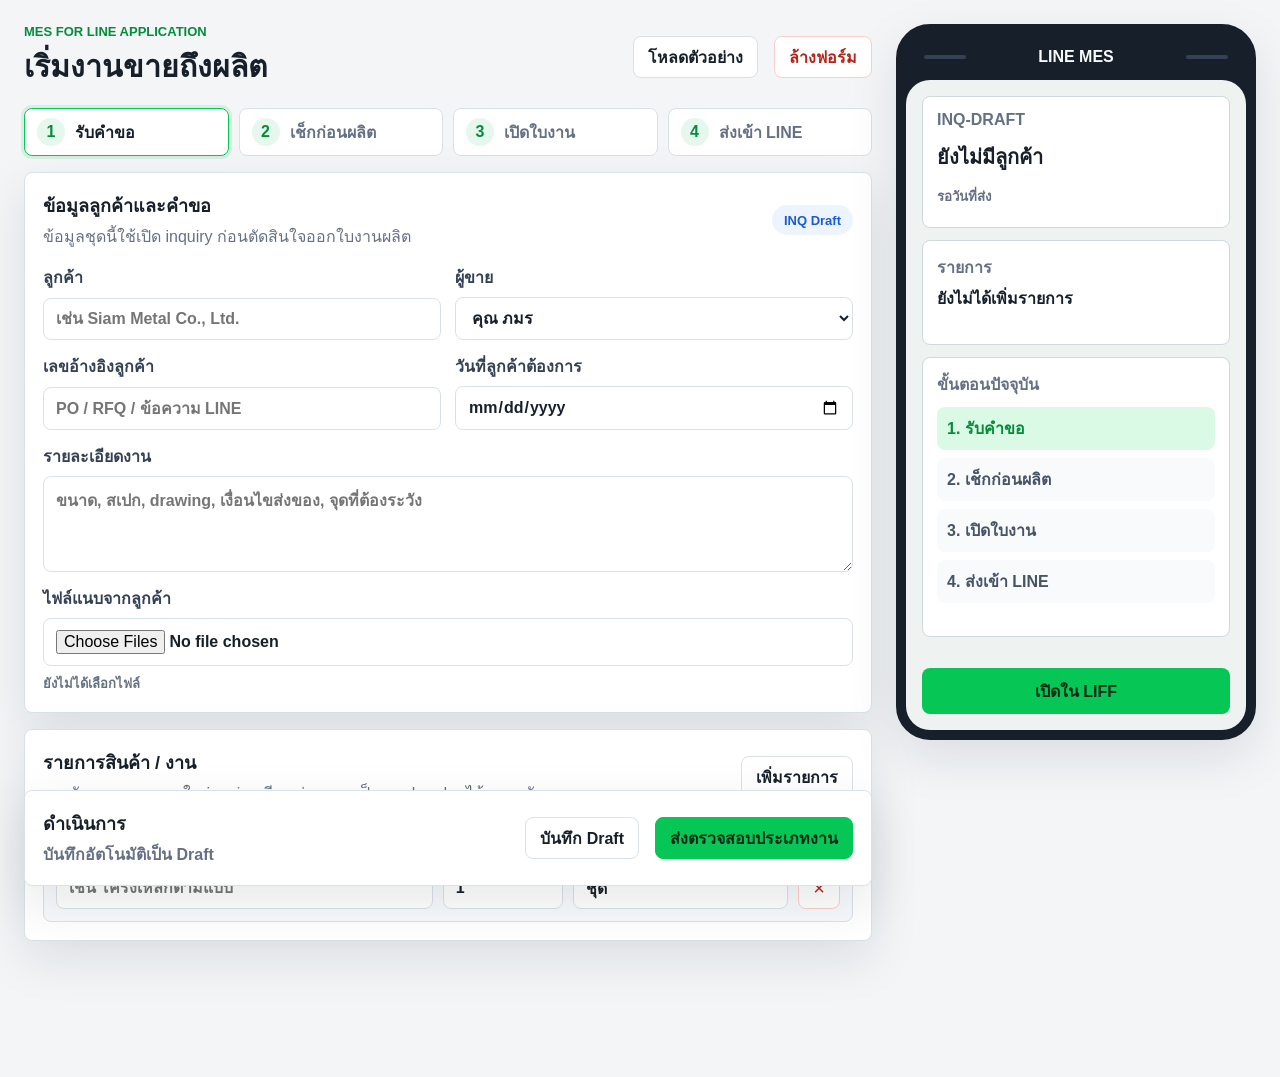
<file: line-mes-starter.html>
<!doctype html>
<html lang="th">
  <head>
    <meta charset="utf-8" />
    <meta name="viewport" content="width=device-width, initial-scale=1" />
    <title>LINE MES Starter</title>
    <link rel="stylesheet" href="line-mes-starter.css" />
  </head>
  <body>
    <main class="app">
      <section class="workspace">
        <header class="app-header">
          <div>
            <p class="eyebrow">MES for LINE Application</p>
            <h1>เริ่มงานขายถึงผลิต</h1>
          </div>
          <div class="header-actions">
            <button class="ghost-button" id="loadSampleBtn" type="button">โหลดตัวอย่าง</button>
            <button class="ghost-button danger" id="resetBtn" type="button">ล้างฟอร์ม</button>
          </div>
        </header>

        <nav class="step-nav" aria-label="ขั้นตอนงาน">
          <button class="step-pill active" data-step="request" type="button">
            <span>1</span>
            รับคำขอ
          </button>
          <button class="step-pill" data-step="review" type="button">
            <span>2</span>
            เช็กก่อนผลิต
          </button>
          <button class="step-pill" data-step="workorder" type="button">
            <span>3</span>
            เปิดใบงาน
          </button>
          <button class="step-pill" data-step="line" type="button">
            <span>4</span>
            ส่งเข้า LINE
          </button>
        </nav>

        <section class="step-view active" id="request">
          <form class="form-grid" id="starterForm">
            <section class="panel span-2">
              <div class="panel-header">
                <div>
                  <h2>ข้อมูลลูกค้าและคำขอ</h2>
                  <p>ข้อมูลชุดนี้ใช้เปิด inquiry ก่อนตัดสินใจออกใบงานผลิต</p>
                </div>
                <span class="status-chip blue">INQ Draft</span>
              </div>

              <div class="field-grid">
                <label>
                  ลูกค้า
                  <input name="customer" required placeholder="เช่น Siam Metal Co., Ltd." />
                </label>
                <label>
                  ผู้ขาย
                  <select name="salesOwner">
                    <option>คุณ ภมร</option>
                    <option>คุณ มณเทียร</option>
                    <option>คุณ ลักนา</option>
                    <option>คุณ วนิดา</option>
                  </select>
                </label>
                <label>
                  เลขอ้างอิงลูกค้า
                  <input name="customerRef" placeholder="PO / RFQ / ข้อความ LINE" />
                </label>
                <label>
                  วันที่ลูกค้าต้องการ
                  <input name="dueDate" type="date" />
                </label>
                <label class="span-2">
                  รายละเอียดงาน
                  <textarea name="requestNote" rows="4" placeholder="ขนาด, สเปก, drawing, เงื่อนไขส่งของ, จุดที่ต้องระวัง"></textarea>
                </label>
                <label class="span-2">
                  ไฟล์แนบจากลูกค้า
                  <input id="fileInput" name="files" type="file" multiple accept=".pdf,.xls,.xlsx,.doc,.docx,.jpg,.jpeg,.png" />
                  <span class="helper" id="fileHint">ยังไม่ได้เลือกไฟล์</span>
                </label>
              </div>
            </section>

            <section class="panel span-2">
              <div class="panel-header">
                <div>
                  <h2>รายการสินค้า / งาน</h2>
                  <p>รองรับหลายรายการใน inquiry เดียว ก่อนแยกเป็น work order ได้ภายหลัง</p>
                </div>
                <button class="ghost-button" id="addItemBtn" type="button">เพิ่มรายการ</button>
              </div>
              <div class="items-list" id="itemsList"></div>
            </section>

            <section class="panel span-2 action-panel">
              <div>
                <h2>ดำเนินการ</h2>
                <p id="draftStatus">ยังไม่ได้บันทึกด้วยปุ่ม</p>
              </div>
              <div class="request-actions">
                <button class="ghost-button" id="saveDraftBtn" type="button">บันทึก Draft</button>
                <button class="primary-button" id="sendReviewBtn" type="button">ส่งตรวจสอบประเภทงาน</button>
              </div>
            </section>
          </form>
        </section>

        <section class="step-view" id="review">
          <div class="form-grid">
            <section class="panel span-2">
              <div class="panel-header">
                <div>
                  <h2>ตรวจสอบประเภทงาน</h2>
                  <p>แยกทางเดินก่อนเปิดใบงาน: ส่งให้คลังเช็คสินค้า หรือส่งให้ช่างถอดแบบ</p>
                </div>
                <span class="status-chip amber" id="decisionChip">รอเลือกประเภท</span>
              </div>
              <div class="field-grid">
                <label>
                  ประเภทงาน
                  <select name="jobType" form="starterForm" id="jobTypeSelect">
                    <option value="repeat">งานเดิม</option>
                    <option value="standard">งานมาตรฐาน</option>
                    <option value="new">งานใหม่</option>
                  </select>
                </label>
                <label id="stockStatusField">
                  ผลเช็คสต๊อกจากคลัง
                  <select name="stockStatus" form="starterForm">
                    <option value="pending">รอคลังตอบกลับ</option>
                    <option value="in_stock">มีในสต๊อก</option>
                    <option value="out_stock">ไม่มีในสต๊อก</option>
                  </select>
                </label>
                <label id="warehouseCheckField">
                  ส่งเช็คสต๊อกให้
                  <input name="warehouseCheckOwner" form="starterForm" value="ฝ่ายคลัง" />
                </label>
                <label class="span-2" id="warehouseReplyField">
                  คลังตอบกลับฝ่ายขาย
                  <textarea name="warehouseReply" form="starterForm" rows="3" placeholder="เช่น มีสินค้า 20 ชุด ส่งได้ทันที / ไม่มีของ ต้องรอจัดซื้อ / มีบางส่วน"></textarea>
                </label>
                <label id="engineeringOwnerField">
                  ส่งประเมินให้
                  <select name="engineeringOwner" form="starterForm">
                    <option>Engineering / ผลิต</option>
                    <option>คุณ แป๊ะ</option>
                    <option>คุณ แพ็ด</option>
                    <option>คุณ วิชิต</option>
                  </select>
                </label>
                <label class="span-2" id="engineeringReplyField">
                  แจ้งกลับฝ่ายขาย
                  <textarea name="engineeringReply" form="starterForm" rows="4" placeholder="ผลถอดแบบ, BOM/Process เบื้องต้น, เวลาผลิต, ต้นทุน, ความเสี่ยง"></textarea>
                </label>
              </div>
            </section>

            <section class="panel">
              <h2>ทางเดินของงาน</h2>
              <div class="decision-flow" id="decisionFlow"></div>
            </section>

            <section class="panel">
              <h2>ผลประเมิน</h2>
              <div class="field-grid single">
                <label>
                  Lead time ประเมิน
                  <input name="leadTime" form="starterForm" placeholder="เช่น 7 วันทำการ" />
                </label>
                <label>
                  ระดับความเสี่ยง
                  <select name="riskLevel" form="starterForm">
                    <option>ปกติ</option>
                    <option>ต้องเฝ้าระวัง</option>
                    <option>เสี่ยงส่งช้า</option>
                  </select>
                </label>
                <label>
                  หมายเหตุผลิต
                  <textarea name="productionNote" form="starterForm" rows="4" placeholder="เช่น วัสดุต้องสั่ง, ต้องทดลอง jig, ต้องรอ drawing revision"></textarea>
                </label>
              </div>
            </section>
          </div>
        </section>

        <section class="step-view" id="workorder">
          <div class="form-grid">
            <section class="panel span-2">
              <div class="panel-header">
                <div>
                  <h2>สร้างใบงานผลิต</h2>
                  <p>เมื่อข้อมูลพร้อม ระบบจะเปลี่ยนจาก inquiry เป็น SO / WO</p>
                </div>
                <span class="status-chip green" id="readinessChip">พร้อมตรวจ</span>
              </div>
              <div class="field-grid">
                <label>
                  เลขใบเสนอราคา
                  <input name="quoteNo" form="starterForm" placeholder="QT20260604001" />
                </label>
                <label>
                  เลข Sales Order
                  <input name="soNo" form="starterForm" placeholder="SO20260604001" />
                </label>
                <label>
                  เลข Work Order
                  <input name="woNo" form="starterForm" placeholder="WO20260604001" />
                </label>
                <label>
                  ไลน์ผลิต
                  <select name="lineName" form="starterForm">
                    <option>Line A - Cutting</option>
                    <option>Line B - Assembly</option>
                    <option>Line C - Packing</option>
                    <option>Subcontract</option>
                  </select>
                </label>
                <label>
                  ผู้คุมงาน
                  <select name="lineOwner" form="starterForm">
                    <option>คุณ แป๊ะ</option>
                    <option>คุณ วิชิต</option>
                    <option>คุณ สมชาย</option>
                  </select>
                </label>
                <label>
                  แผนส่งของ
                  <select name="deliveryMode" form="starterForm">
                    <option>บริษัทจัดส่ง</option>
                    <option>ลูกค้ารับเอง</option>
                    <option>รอยืนยันหลังผลิตเสร็จ</option>
                  </select>
                </label>
              </div>
            </section>

            <section class="panel span-2">
              <h2>สถานะที่จะเกิดใน MES</h2>
              <div class="flow-strip">
                <span>รับคำขอ</span>
                <span>ประเมิน</span>
                <span>เปิด SO</span>
                <span>เปิด WO</span>
                <span>ผลิต</span>
                <span>QC</span>
                <span>ส่งของ</span>
              </div>
            </section>
          </div>
        </section>

        <section class="step-view" id="line">
          <div class="form-grid">
            <section class="panel">
              <div class="panel-header">
                <div>
                  <h2>กลุ่ม LINE ที่จะแจ้ง</h2>
                  <p>จำลองข้อความ push message หรือ LIFF summary</p>
                </div>
              </div>
              <div class="line-targets">
                <label><input name="lineSales" type="checkbox" checked /> ฝ่ายขาย</label>
                <label><input name="lineProduction" type="checkbox" checked /> ผลิต / หัวหน้ากะ</label>
                <label><input name="lineWarehouse" type="checkbox" checked /> คลังวัตถุดิบ</label>
                <label><input name="lineQc" type="checkbox" checked /> QC</label>
                <label><input name="lineDelivery" type="checkbox" /> ขนส่ง</label>
              </div>
            </section>

            <section class="panel">
              <h2>คำสั่งหน้างาน</h2>
              <div class="quick-actions">
                <button type="button" data-command="เริ่มผลิต">เริ่มผลิต</button>
                <button type="button" data-command="รายงานยอด">รายงานยอด</button>
                <button type="button" data-command="แจ้งปัญหา">แจ้งปัญหา</button>
                <button type="button" data-command="ส่ง QC">ส่ง QC</button>
              </div>
            </section>

            <section class="panel span-2">
              <div class="panel-header">
                <div>
                  <h2>ตัวอย่างข้อความใน LINE</h2>
                  <p>ข้อความนี้ถูกสร้างจากข้อมูลฟอร์มปัจจุบัน</p>
                </div>
                <button class="primary-button" id="copyLineBtn" type="button">คัดลอกข้อความ</button>
              </div>
              <pre class="line-preview" id="lineMessage"></pre>
            </section>
          </div>
        </section>
      </section>

      <aside class="phone-preview" aria-label="ตัวอย่างหน้าจอ LINE">
        <div class="phone-shell">
          <div class="phone-top">
            <span></span>
            <strong>LINE MES</strong>
            <span></span>
          </div>
          <div class="phone-body">
            <div class="mini-status">
              <span id="miniDocNo">INQ-DRAFT</span>
              <strong id="miniCustomer">ยังไม่มีลูกค้า</strong>
              <small id="miniDue">รอวันที่ส่ง</small>
            </div>
            <div class="mini-card">
              <p>รายการ</p>
              <strong id="miniItems">ยังไม่ได้เพิ่มรายการ</strong>
            </div>
            <div class="mini-card">
              <p>ขั้นตอนปัจจุบัน</p>
              <div class="mini-flow" id="miniFlow"></div>
            </div>
            <button class="line-button" type="button">เปิดใน LIFF</button>
          </div>
        </div>
      </aside>
    </main>

    <div class="toast" id="toast" role="status" aria-live="polite"></div>
    <script src="line-mes-starter.js"></script>
  </body>
</html>
</file>
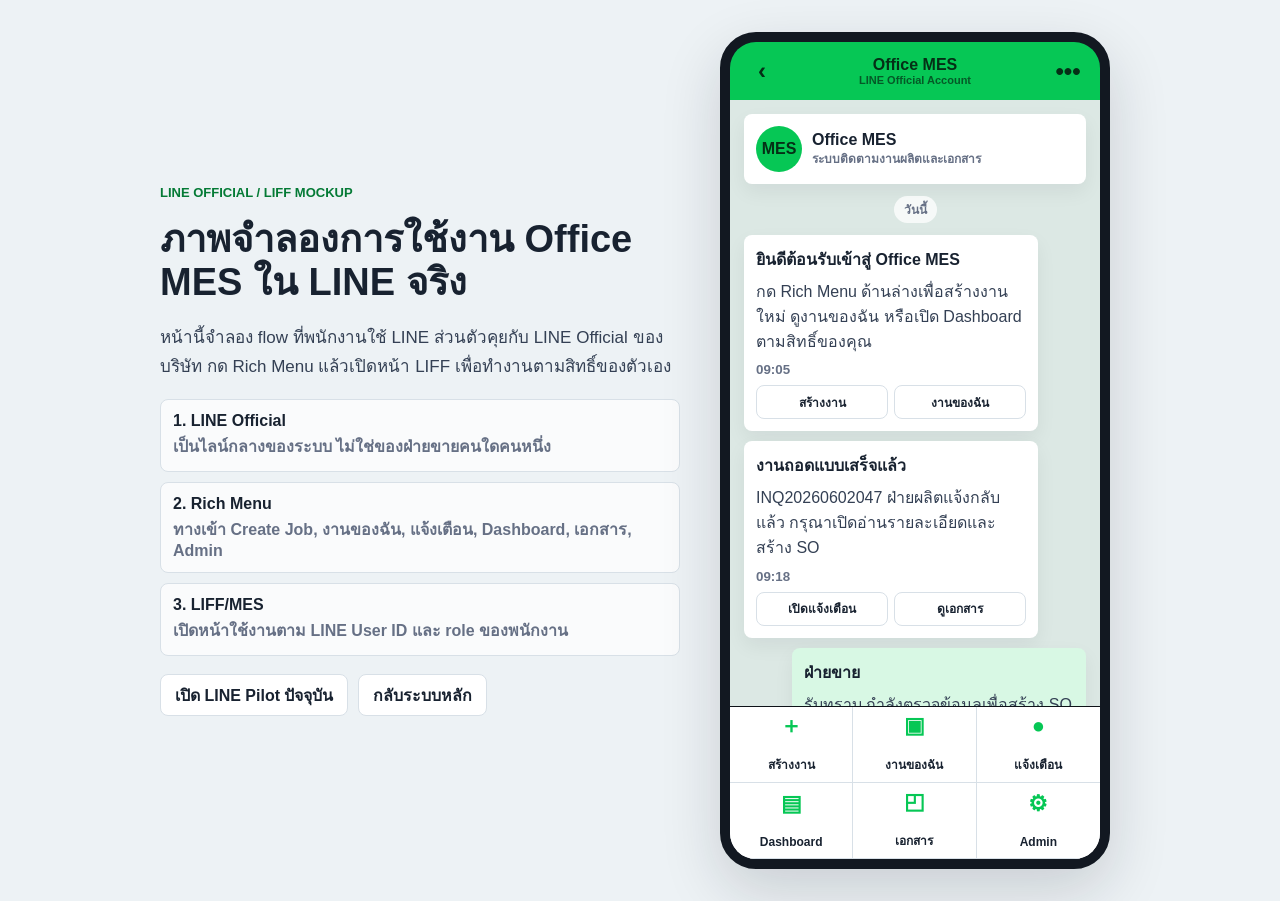
<file: line-official-preview.html>
<!doctype html>
<html lang="th">
  <head>
    <meta charset="utf-8" />
    <meta name="viewport" content="width=device-width, initial-scale=1" />
    <title>Office MES LINE Official Preview</title>
    <link rel="stylesheet" href="line-official-preview.css" />
  </head>
  <body>
    <main class="preview-layout">
      <section class="brief-panel">
        <p class="eyebrow">LINE Official / LIFF Mockup</p>
        <h1>ภาพจำลองการใช้งาน Office MES ใน LINE จริง</h1>
        <p class="lead">
          หน้านี้จำลอง flow ที่พนักงานใช้ LINE ส่วนตัวคุยกับ LINE Official ของบริษัท กด Rich Menu แล้วเปิดหน้า LIFF เพื่อทำงานตามสิทธิ์ของตัวเอง
        </p>
        <div class="legend-grid">
          <div><strong>1. LINE Official</strong><span>เป็นไลน์กลางของระบบ ไม่ใช่ของฝ่ายขายคนใดคนหนึ่ง</span></div>
          <div><strong>2. Rich Menu</strong><span>ทางเข้า Create Job, งานของฉัน, แจ้งเตือน, Dashboard, เอกสาร, Admin</span></div>
          <div><strong>3. LIFF/MES</strong><span>เปิดหน้าใช้งานตาม LINE User ID และ role ของพนักงาน</span></div>
        </div>
        <div class="preview-actions">
          <a class="ghost-button" href="/line.html?lineUserId=kiak.">เปิด LINE Pilot ปัจจุบัน</a>
          <a class="ghost-button" href="/">กลับระบบหลัก</a>
        </div>
      </section>

      <section class="phone-frame" aria-label="ภาพจำลอง LINE Official บนมือถือ">
        <header class="line-titlebar">
          <button type="button" aria-label="ย้อนกลับ">‹</button>
          <div>
            <strong>Office MES</strong>
            <span>LINE Official Account</span>
          </div>
          <button type="button" aria-label="เมนู">•••</button>
        </header>

        <section class="phone-screen">
          <article class="chat-screen" id="chatScreen" aria-label="หน้าห้องแชท LINE Official">
            <div class="account-strip">
              <div class="oa-avatar">MES</div>
              <div>
                <strong>Office MES</strong>
                <span>ระบบติดตามงานผลิตและเอกสาร</span>
              </div>
            </div>
            <div class="chat-date">วันนี้</div>
            <div id="chatMessages" class="chat-stack"></div>
          </article>

          <article class="liff-screen" id="liffScreen" aria-label="หน้า LIFF ของระบบ MES">
            <header class="liff-header">
              <div>
                <span id="liffKicker">LIFF / Sales</span>
                <strong id="liffTitle">สร้างงานใหม่</strong>
              </div>
              <button id="closeLiffBtn" type="button">ปิด</button>
            </header>
            <section class="liff-panel" id="liffPanel"></section>
          </article>
        </section>

        <nav class="rich-menu-grid" aria-label="Rich Menu จำลอง">
          <button data-view="create" type="button"><span>＋</span><strong>สร้างงาน</strong></button>
          <button data-view="my" type="button"><span>▣</span><strong>งานของฉัน</strong></button>
          <button data-view="notify" type="button"><span>●</span><strong>แจ้งเตือน</strong></button>
          <button data-view="dashboard" type="button"><span>▤</span><strong>Dashboard</strong></button>
          <button data-view="docs" type="button"><span>◰</span><strong>เอกสาร</strong></button>
          <button data-view="admin" type="button"><span>⚙</span><strong>Admin</strong></button>
        </nav>
      </section>
    </main>

    <div class="toast" id="toast" role="status" aria-live="polite"></div>
    <script src="line-official-preview.js"></script>
  </body>
</html>
</file>
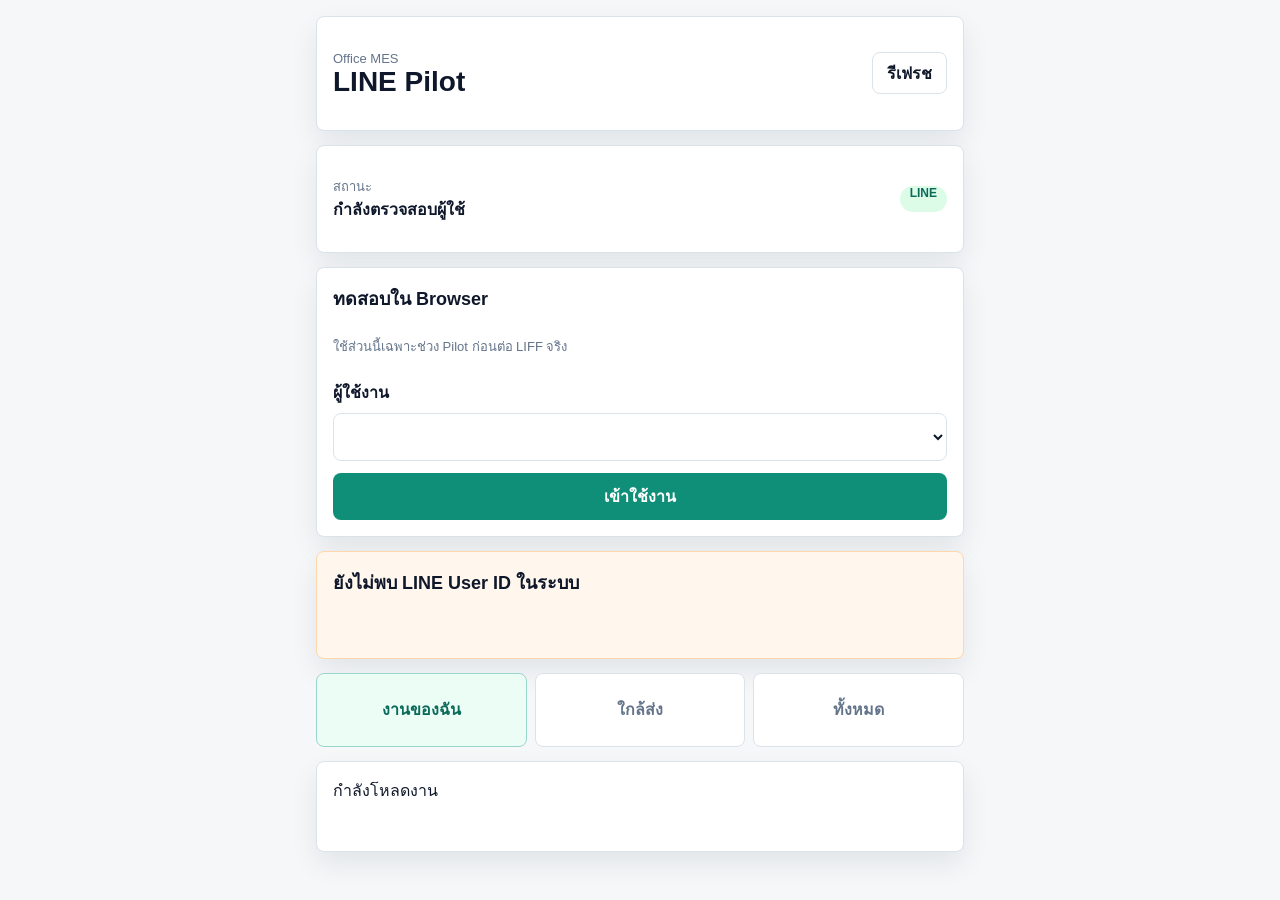
<file: line.html>
<!doctype html>
<html lang="th">
  <head>
    <meta charset="utf-8" />
    <meta name="viewport" content="width=device-width, initial-scale=1" />
    <title>Office MES LINE Pilot</title>
    <link rel="stylesheet" href="line.css" />
    <script src="https://static.line-scdn.net/liff/edge/2/sdk.js" defer></script>
    <script src="line.js" defer></script>
  </head>
  <body>
    <main class="line-shell">
      <header class="line-header">
        <div>
          <span class="eyebrow">Office MES</span>
          <h1>LINE Pilot</h1>
        </div>
        <button class="ghost-button" id="refreshBtn" type="button">รีเฟรช</button>
      </header>

      <section class="status-card" id="sessionCard">
        <div>
          <span class="muted">สถานะ</span>
          <strong id="sessionName">กำลังตรวจสอบผู้ใช้</strong>
        </div>
        <span class="pill" id="sessionSource">LINE</span>
      </section>

      <section class="panel" id="loginPanel" hidden>
        <h2>ทดสอบใน Browser</h2>
        <p class="muted">ใช้ส่วนนี้เฉพาะช่วง Pilot ก่อนต่อ LIFF จริง</p>
        <form class="stack-form" id="browserLoginForm">
          <label>
            ผู้ใช้งาน
            <select id="browserUserSelect" name="userId"></select>
          </label>
          <button class="primary-button" type="submit">เข้าใช้งาน</button>
        </form>
      </section>

      <section class="panel warning" id="lineLinkPanel" hidden>
        <h2>ยังไม่พบ LINE User ID ในระบบ</h2>
        <p id="lineLinkText"></p>
      </section>

      <nav class="tabs" aria-label="งาน">
        <button class="tab active" data-filter="mine" type="button">งานของฉัน</button>
        <button class="tab" data-filter="urgent" type="button">ใกล้ส่ง</button>
        <button class="tab" data-filter="all" type="button">ทั้งหมด</button>
      </nav>

      <section class="task-list" id="taskList">
        <article class="task-card skeleton">กำลังโหลดงาน</article>
      </section>

      <div class="toast" id="toast" role="status" aria-live="polite"></div>
    </main>
  </body>
</html>
</file>
<file: line-mes-starter.css>
:root {
  --bg: #f3f5f7;
  --surface: #ffffff;
  --surface-soft: #f8fafc;
  --ink: #17202a;
  --muted: #667085;
  --line: #d9e1e8;
  --green: #06c755;
  --green-dark: #058c3b;
  --blue: #175cd3;
  --amber: #b7791f;
  --red: #b42318;
  --violet: #6941c6;
  --shadow: 0 18px 50px rgba(23, 32, 42, 0.1);
}

* {
  box-sizing: border-box;
}

body {
  margin: 0;
  min-height: 100vh;
  background: var(--bg);
  color: var(--ink);
  font-family: "Segoe UI", Tahoma, sans-serif;
  letter-spacing: 0;
}

button,
input,
select,
textarea {
  font: inherit;
}

button {
  cursor: pointer;
}

.app {
  display: grid;
  grid-template-columns: minmax(0, 1fr) 360px;
  gap: 24px;
  width: min(1440px, 100%);
  min-height: 100vh;
  margin: 0 auto;
  padding: 24px;
}

.workspace {
  min-width: 0;
}

.app-header,
.panel-header,
.header-actions,
.action-panel,
.request-actions {
  display: flex;
  align-items: center;
  justify-content: space-between;
  gap: 16px;
}

.app-header {
  margin-bottom: 18px;
}

.eyebrow {
  margin: 0 0 4px;
  color: var(--green-dark);
  font-size: 13px;
  font-weight: 800;
  text-transform: uppercase;
}

h1,
h2,
p {
  margin-top: 0;
}

h1 {
  margin-bottom: 0;
  font-size: 30px;
}

h2 {
  margin-bottom: 0;
  font-size: 18px;
}

.panel-header p,
.panel > p {
  margin: 4px 0 0;
  color: var(--muted);
}

.step-nav {
  display: grid;
  grid-template-columns: repeat(4, minmax(140px, 1fr));
  gap: 10px;
  margin-bottom: 16px;
}

.step-pill {
  display: flex;
  align-items: center;
  gap: 10px;
  min-height: 48px;
  border: 1px solid var(--line);
  border-radius: 8px;
  padding: 0 12px;
  background: var(--surface);
  color: var(--muted);
  font-weight: 800;
}

.step-pill span {
  display: grid;
  place-items: center;
  width: 28px;
  height: 28px;
  border-radius: 999px;
  background: #e6f8ee;
  color: var(--green-dark);
}

.step-pill.active {
  border-color: var(--green);
  color: var(--ink);
  box-shadow: 0 0 0 3px rgba(6, 199, 85, 0.12);
}

.step-view {
  display: none;
}

.step-view.active {
  display: block;
}

.form-grid {
  display: grid;
  grid-template-columns: repeat(2, minmax(0, 1fr));
  gap: 16px;
}

.panel {
  border: 1px solid var(--line);
  border-radius: 8px;
  padding: 18px;
  background: var(--surface);
  box-shadow: var(--shadow);
}

.span-2 {
  grid-column: 1 / -1;
}

.action-panel {
  position: sticky;
  bottom: 14px;
  z-index: 4;
}

.action-panel p {
  margin: 4px 0 0;
}

.request-actions {
  flex-wrap: wrap;
  justify-content: flex-end;
}

.draft-status {
  color: var(--muted);
  font-weight: 800;
}

.draft-status.good {
  color: var(--green-dark);
}

.draft-status.danger {
  color: var(--red);
}

.field-grid {
  display: grid;
  grid-template-columns: repeat(2, minmax(0, 1fr));
  gap: 14px;
  margin-top: 16px;
}

.field-grid.single {
  grid-template-columns: 1fr;
}

label {
  display: grid;
  gap: 7px;
  color: #344054;
  font-weight: 800;
}

input,
select,
textarea {
  width: 100%;
  border: 1px solid var(--line);
  border-radius: 8px;
  padding: 11px 12px;
  background: #fff;
  color: var(--ink);
}

textarea {
  resize: vertical;
}

.helper {
  color: var(--muted);
  font-size: 13px;
  font-weight: 600;
}

.items-list {
  display: grid;
  gap: 10px;
  margin-top: 16px;
}

.item-row {
  display: grid;
  grid-template-columns: minmax(0, 1.4fr) 120px minmax(120px, 0.8fr) 42px;
  gap: 10px;
  align-items: end;
  border: 1px solid var(--line);
  border-radius: 8px;
  padding: 12px;
  background: var(--surface-soft);
}

.remove-item {
  width: 42px;
  min-height: 42px;
  border: 1px solid #fecdca;
  border-radius: 8px;
  background: #fff;
  color: var(--red);
  font-size: 20px;
}

.primary-button,
.ghost-button,
.quick-actions button {
  min-height: 42px;
  border: 1px solid var(--line);
  border-radius: 8px;
  padding: 0 14px;
  background: #fff;
  color: var(--ink);
  font-weight: 800;
}

.primary-button {
  border-color: var(--green);
  background: var(--green);
  color: #062b17;
}

.ghost-button.danger {
  border-color: #fecdca;
  color: var(--red);
}

.status-chip {
  display: inline-flex;
  align-items: center;
  min-height: 30px;
  border-radius: 999px;
  padding: 0 12px;
  font-size: 13px;
  font-weight: 900;
  white-space: nowrap;
}

.status-chip.blue {
  background: #eef4ff;
  color: var(--blue);
}

.status-chip.amber {
  background: #fff7ed;
  color: var(--amber);
}

.status-chip.green {
  background: #ecfdf3;
  color: var(--green-dark);
}

.status-chip.red {
  background: #fef3f2;
  color: var(--red);
}

.checklist,
.line-targets,
.quick-actions,
.decision-flow {
  display: grid;
  gap: 10px;
  margin-top: 16px;
}

.checklist label,
.line-targets label {
  display: flex;
  grid-template-columns: none;
  align-items: center;
  gap: 10px;
  min-height: 42px;
  border: 1px solid var(--line);
  border-radius: 8px;
  padding: 10px 12px;
  background: var(--surface-soft);
}

.checklist input,
.line-targets input {
  width: auto;
}

.hidden {
  display: none;
}

.decision-flow span {
  position: relative;
  border: 1px solid var(--line);
  border-radius: 8px;
  padding: 11px 12px;
  background: var(--surface-soft);
  color: #344054;
  font-weight: 800;
}

.decision-flow span:not(:last-child)::after {
  content: "↓";
  display: block;
  margin-top: 8px;
  color: var(--green-dark);
  font-weight: 900;
}

.flow-strip {
  display: grid;
  grid-template-columns: repeat(7, minmax(90px, 1fr));
  gap: 8px;
  margin-top: 16px;
}

.flow-strip span {
  border: 1px solid var(--line);
  border-radius: 8px;
  padding: 10px;
  background: var(--surface-soft);
  color: #344054;
  font-weight: 800;
  text-align: center;
}

.quick-actions {
  grid-template-columns: repeat(2, minmax(0, 1fr));
}

.quick-actions button {
  background: var(--surface-soft);
}

.line-preview {
  min-height: 240px;
  margin: 16px 0 0;
  border: 1px solid #263241;
  border-radius: 8px;
  padding: 16px;
  overflow: auto;
  background: #121820;
  color: #edf2f7;
  white-space: pre-wrap;
}

.phone-preview {
  position: sticky;
  top: 24px;
  align-self: start;
}

.phone-shell {
  width: 100%;
  max-width: 360px;
  margin-inline: auto;
  border: 10px solid #17202a;
  border-radius: 34px;
  background: #17202a;
  box-shadow: var(--shadow);
}

.phone-top {
  display: flex;
  align-items: center;
  justify-content: space-between;
  height: 46px;
  padding: 0 18px;
  color: #f8fafc;
}

.phone-top span {
  width: 42px;
  height: 4px;
  border-radius: 99px;
  background: #344054;
}

.phone-body {
  display: grid;
  gap: 12px;
  min-height: 650px;
  border-radius: 24px;
  padding: 16px;
  background: #eef3f1;
}

.mini-status,
.mini-card {
  border: 1px solid #cfd8df;
  border-radius: 8px;
  padding: 14px;
  background: #fff;
}

.mini-status {
  display: grid;
  gap: 6px;
}

.mini-status span,
.mini-status small,
.mini-card p {
  margin: 0;
  color: var(--muted);
  font-weight: 800;
}

.mini-status strong {
  font-size: 20px;
}

.mini-card strong {
  display: block;
  margin-top: 6px;
}

.mini-flow {
  display: grid;
  gap: 8px;
  margin-top: 10px;
}

.mini-flow span {
  border-radius: 8px;
  padding: 9px 10px;
  background: #f8fafc;
  color: #475467;
  font-weight: 800;
}

.mini-flow span.active {
  background: #dbfae6;
  color: var(--green-dark);
}

.line-button {
  align-self: end;
  min-height: 46px;
  border: 0;
  border-radius: 8px;
  background: var(--green);
  color: #062b17;
  font-weight: 900;
}

.toast {
  position: fixed;
  right: 20px;
  bottom: 20px;
  max-width: 360px;
  border-radius: 8px;
  padding: 12px 14px;
  background: #17202a;
  color: #fff;
  box-shadow: var(--shadow);
  opacity: 0;
  transform: translateY(8px);
  transition: 0.18s ease;
  pointer-events: none;
}

.toast.show {
  opacity: 1;
  transform: translateY(0);
}

@media (max-width: 1100px) {
  .app {
    grid-template-columns: 1fr;
  }

  .phone-preview {
    position: static;
  }
}

@media (max-width: 760px) {
  .app {
    padding: 14px;
  }

  .app-header,
  .panel-header,
  .action-panel {
    align-items: flex-start;
    flex-direction: column;
  }

  .header-actions,
  .request-actions {
    width: 100%;
  }

  .header-actions button,
  .request-actions button {
    flex: 1;
  }

  .step-nav,
  .form-grid,
  .field-grid,
  .flow-strip {
    grid-template-columns: 1fr;
  }

  .step-nav {
    position: sticky;
    top: 0;
    z-index: 5;
    padding: 8px 0;
    background: var(--bg);
  }

  .item-row {
    grid-template-columns: 1fr;
  }

  .remove-item {
    width: 100%;
  }
}
</file>
<file: line-official-preview.css>
:root {
  --page: #edf2f5;
  --ink: #182230;
  --muted: #667085;
  --line: #d8e0e7;
  --surface: #ffffff;
  --line-green: #06c755;
  --green-dark: #047a35;
  --blue: #175cd3;
  --amber: #b7791f;
  --danger: #b42318;
  --shadow: 0 22px 60px rgba(16, 24, 40, 0.16);
}

* {
  box-sizing: border-box;
}

body {
  margin: 0;
  min-height: 100vh;
  background: var(--page);
  color: var(--ink);
  font-family: "Segoe UI", Tahoma, sans-serif;
  letter-spacing: 0;
}

button,
a,
input,
textarea {
  font: inherit;
}

button {
  cursor: pointer;
}

.preview-layout {
  display: grid;
  grid-template-columns: minmax(320px, 520px) 400px;
  gap: 40px;
  align-items: center;
  justify-content: center;
  min-height: 100vh;
  padding: 32px;
}

.brief-panel {
  display: grid;
  gap: 18px;
}

.eyebrow {
  margin: 0;
  color: var(--green-dark);
  font-size: 13px;
  font-weight: 900;
  text-transform: uppercase;
}

h1,
p {
  margin-top: 0;
}

h1 {
  margin-bottom: 0;
  font-size: 38px;
  line-height: 1.14;
}

.lead {
  margin-bottom: 0;
  color: #344054;
  font-size: 17px;
  line-height: 1.72;
}

.legend-grid {
  display: grid;
  gap: 10px;
}

.legend-grid div {
  border: 1px solid var(--line);
  border-radius: 8px;
  padding: 12px;
  background: rgba(255, 255, 255, 0.72);
}

.legend-grid strong,
.legend-grid span {
  display: block;
}

.legend-grid span {
  margin-top: 4px;
  color: var(--muted);
  font-weight: 650;
}

.preview-actions {
  display: flex;
  flex-wrap: wrap;
  gap: 10px;
}

.ghost-button {
  display: inline-flex;
  align-items: center;
  justify-content: center;
  min-height: 42px;
  border: 1px solid var(--line);
  border-radius: 8px;
  padding: 0 14px;
  background: var(--surface);
  color: var(--ink);
  font-weight: 800;
  text-decoration: none;
}

.phone-frame {
  overflow: hidden;
  width: 390px;
  min-height: 830px;
  border: 10px solid #121821;
  border-radius: 36px;
  background: #121821;
  box-shadow: var(--shadow);
}

.line-titlebar {
  display: grid;
  grid-template-columns: 44px 1fr 44px;
  align-items: center;
  min-height: 58px;
  padding: 0 10px;
  background: var(--line-green);
  color: #052f16;
  text-align: center;
}

.line-titlebar button {
  min-width: 36px;
  height: 36px;
  border: 0;
  border-radius: 50%;
  background: transparent;
  color: #052f16;
  font-size: 24px;
  font-weight: 900;
}

.line-titlebar strong,
.line-titlebar span {
  display: block;
}

.line-titlebar span {
  font-size: 11px;
  font-weight: 800;
  opacity: 0.72;
}

.phone-screen {
  position: relative;
  min-height: 606px;
  max-height: 606px;
  overflow: hidden;
  background: #dce8e4;
}

.chat-screen,
.liff-screen {
  position: absolute;
  inset: 0;
}

.chat-screen {
  display: grid;
  align-content: start;
  gap: 12px;
  overflow: auto;
  padding: 14px;
}

.account-strip,
.chat-bubble,
.liff-panel,
.job-mini-card,
.metric-tile,
.doc-row {
  border-radius: 8px;
  background: var(--surface);
  box-shadow: 0 8px 20px rgba(16, 24, 40, 0.06);
}

.account-strip {
  display: flex;
  gap: 10px;
  align-items: center;
  padding: 12px;
}

.oa-avatar {
  display: grid;
  place-items: center;
  width: 46px;
  height: 46px;
  border-radius: 50%;
  background: var(--line-green);
  color: #052f16;
  font-weight: 900;
}

.account-strip strong,
.account-strip span {
  display: block;
}

.account-strip span {
  color: var(--muted);
  font-size: 12px;
  font-weight: 700;
}

.chat-date {
  justify-self: center;
  border-radius: 999px;
  padding: 4px 10px;
  background: rgba(255, 255, 255, 0.76);
  color: var(--muted);
  font-size: 12px;
  font-weight: 800;
}

.chat-stack {
  display: grid;
  gap: 10px;
}

.chat-bubble {
  display: grid;
  gap: 8px;
  width: 86%;
  padding: 12px;
}

.chat-bubble strong,
.chat-bubble span {
  display: block;
}

.chat-bubble span {
  color: #344054;
  line-height: 1.55;
}

.chat-bubble small {
  color: var(--muted);
  font-weight: 700;
}

.chat-bubble.system {
  justify-self: start;
}

.chat-bubble.user {
  justify-self: end;
  background: #d8f8e4;
}

.bubble-actions {
  display: grid;
  grid-template-columns: 1fr 1fr;
  gap: 6px;
}

.bubble-actions button,
.liff-header button,
.liff-panel button,
.rich-menu-grid button {
  border: 1px solid var(--line);
  border-radius: 8px;
  background: var(--surface);
  color: var(--ink);
  font-weight: 850;
}

.bubble-actions button {
  min-height: 34px;
  font-size: 12px;
}

.bubble-actions .primary,
.liff-panel .primary {
  border-color: var(--line-green);
  background: var(--line-green);
  color: #052f16;
}

.liff-screen {
  display: grid;
  grid-template-rows: auto 1fr;
  transform: translateY(100%);
  transition: transform 180ms ease;
  background: #f8fafc;
}

.liff-screen.open {
  transform: translateY(0);
}

.liff-header {
  display: flex;
  align-items: center;
  justify-content: space-between;
  min-height: 58px;
  border-bottom: 1px solid var(--line);
  padding: 10px 12px;
  background: var(--surface);
}

.liff-header span,
.liff-header strong {
  display: block;
}

.liff-header span {
  color: var(--green-dark);
  font-size: 12px;
  font-weight: 900;
  text-transform: uppercase;
}

.liff-header strong {
  font-size: 18px;
}

.liff-header button {
  min-width: 58px;
  min-height: 34px;
}

.liff-panel {
  display: grid;
  gap: 12px;
  overflow: auto;
  margin: 12px;
  padding: 12px;
}

.user-chip {
  display: flex;
  gap: 10px;
  align-items: center;
  border: 1px solid var(--line);
  border-radius: 8px;
  padding: 10px;
  background: #f8fafc;
}

.user-chip b,
.user-chip span {
  display: block;
}

.user-chip span,
.field-label,
.job-mini-card span,
.doc-row span,
.metric-tile span {
  color: var(--muted);
  font-size: 12px;
  font-weight: 700;
}

.form-grid {
  display: grid;
  gap: 10px;
}

.field-label {
  display: grid;
  gap: 5px;
}

.field-label input,
.field-label textarea {
  width: 100%;
  border: 1px solid var(--line);
  border-radius: 8px;
  padding: 10px;
  background: #fff;
  color: var(--ink);
}

.field-label textarea {
  min-height: 70px;
  resize: vertical;
}

.button-row {
  display: grid;
  grid-template-columns: 1fr 1fr;
  gap: 8px;
}

.liff-panel button {
  min-height: 42px;
}

.job-mini-card {
  display: grid;
  gap: 7px;
  border: 1px solid var(--line);
  padding: 11px;
}

.job-mini-card header {
  display: flex;
  align-items: center;
  justify-content: space-between;
  gap: 8px;
}

.status-pill {
  border-radius: 999px;
  padding: 4px 8px;
  background: #eef4ff;
  color: var(--blue);
  font-size: 11px;
  font-weight: 900;
  white-space: nowrap;
}

.status-pill.warn {
  background: #fff7df;
  color: var(--amber);
}

.status-pill.good {
  background: #d8f8e4;
  color: var(--green-dark);
}

.metrics-grid {
  display: grid;
  grid-template-columns: repeat(3, 1fr);
  gap: 8px;
}

.metric-tile {
  display: grid;
  gap: 4px;
  border: 1px solid var(--line);
  padding: 10px;
  text-align: center;
}

.metric-tile strong {
  font-size: 24px;
}

.doc-row {
  display: flex;
  justify-content: space-between;
  gap: 10px;
  border: 1px solid var(--line);
  padding: 10px;
}

.rich-menu-grid {
  display: grid;
  grid-template-columns: repeat(3, 1fr);
  border-top: 1px solid #0e1218;
  background: #f9fafb;
}

.rich-menu-grid button {
  display: grid;
  place-items: center;
  gap: 3px;
  min-height: 76px;
  border: 0;
  border-right: 1px solid var(--line);
  border-bottom: 1px solid var(--line);
  border-radius: 0;
  background: #fff;
}

.rich-menu-grid button:nth-child(3n) {
  border-right: 0;
}

.rich-menu-grid span {
  color: var(--line-green);
  font-size: 22px;
  line-height: 1;
}

.rich-menu-grid strong {
  font-size: 12px;
}

.rich-menu-grid button.active {
  background: #d8f8e4;
}

.toast {
  position: fixed;
  right: 20px;
  bottom: 20px;
  max-width: min(360px, calc(100vw - 40px));
  transform: translateY(18px);
  opacity: 0;
  border-radius: 8px;
  padding: 12px 14px;
  background: #111827;
  color: #fff;
  font-weight: 800;
  transition: 160ms ease;
}

.toast.show {
  transform: translateY(0);
  opacity: 1;
}

@media (max-width: 900px) {
  .preview-layout {
    grid-template-columns: 1fr;
    padding: 18px;
  }

  .brief-panel {
    max-width: 640px;
    margin: 0 auto;
  }

  .phone-frame {
    justify-self: center;
  }
}

@media (max-width: 440px) {
  .preview-layout {
    padding: 0;
  }

  .brief-panel {
    padding: 18px;
  }

  .phone-frame {
    width: 100%;
    min-height: 100vh;
    border: 0;
    border-radius: 0;
  }

  .phone-screen {
    min-height: calc(100vh - 210px);
    max-height: calc(100vh - 210px);
  }
}
</file>
<file: line.css>
:root {
  --bg: #f5f7f9;
  --panel: #ffffff;
  --ink: #0f172a;
  --muted: #64748b;
  --line: #dbe3ea;
  --green: #0f8f78;
  --green-dark: #0b6b5b;
  --red: #b42318;
  --amber: #b54708;
  --shadow: 0 12px 28px rgba(15, 23, 42, 0.08);
}

* {
  box-sizing: border-box;
}

body {
  margin: 0;
  background: var(--bg);
  color: var(--ink);
  font-family: "Segoe UI", Tahoma, sans-serif;
}

button,
select,
input,
textarea {
  font: inherit;
}

.line-shell {
  display: grid;
  gap: 14px;
  width: min(680px, 100%);
  min-height: 100vh;
  margin: 0 auto;
  padding: 16px;
}

.line-header,
.status-card,
.panel,
.task-card {
  border: 1px solid var(--line);
  border-radius: 8px;
  background: var(--panel);
  box-shadow: var(--shadow);
}

.line-header {
  display: flex;
  align-items: center;
  justify-content: space-between;
  gap: 12px;
  padding: 16px;
}

.eyebrow,
.muted {
  color: var(--muted);
  font-size: 13px;
}

h1,
h2,
p {
  margin: 0;
}

h1 {
  font-size: 28px;
  line-height: 1.1;
}

h2 {
  font-size: 18px;
}

.status-card {
  display: flex;
  align-items: center;
  justify-content: space-between;
  gap: 10px;
  padding: 14px 16px;
}

.status-card strong,
.status-card span {
  display: block;
}

.pill,
.badge {
  display: inline-flex;
  align-items: center;
  min-height: 26px;
  border-radius: 999px;
  padding: 0 10px;
  color: var(--green-dark);
  background: #dcfce7;
  font-size: 12px;
  font-weight: 800;
}

.badge.warn {
  color: var(--amber);
  background: #fff7ed;
}

.badge.danger {
  color: var(--red);
  background: #fee4e2;
}

.panel {
  display: grid;
  gap: 12px;
  padding: 16px;
}

.panel.warning {
  border-color: #fed7aa;
  background: #fff7ed;
}

.stack-form {
  display: grid;
  gap: 12px;
}

label {
  display: grid;
  gap: 6px;
  font-weight: 800;
}

select,
input,
textarea {
  width: 100%;
  border: 1px solid var(--line);
  border-radius: 8px;
  padding: 12px;
  background: #fff;
  color: var(--ink);
}

textarea {
  min-height: 76px;
  resize: vertical;
}

.primary-button,
.ghost-button,
.action-button {
  min-height: 42px;
  border: 1px solid transparent;
  border-radius: 8px;
  padding: 0 14px;
  font-weight: 900;
}

.primary-button,
.action-button {
  color: #fff;
  background: var(--green);
}

.ghost-button {
  color: var(--ink);
  background: #fff;
  border-color: var(--line);
}

button:disabled {
  cursor: not-allowed;
  opacity: 0.55;
}

.tabs {
  display: grid;
  grid-template-columns: repeat(3, 1fr);
  gap: 8px;
}

.tab {
  min-height: 42px;
  border: 1px solid var(--line);
  border-radius: 8px;
  color: var(--muted);
  background: #fff;
  font-weight: 900;
}

.tab.active {
  border-color: #99d6cc;
  color: var(--green-dark);
  background: #ecfdf5;
}

.task-list {
  display: grid;
  gap: 12px;
  padding-bottom: 32px;
}

.task-card {
  display: grid;
  gap: 12px;
  padding: 16px;
}

.task-top {
  display: flex;
  align-items: flex-start;
  justify-content: space-between;
  gap: 12px;
}

.task-title {
  display: grid;
  gap: 4px;
}

.task-title strong {
  font-size: 18px;
}

.task-meta,
.task-actions,
.close-grid {
  display: grid;
  gap: 8px;
}

.task-meta {
  color: var(--muted);
  font-size: 14px;
}

.task-actions {
  grid-template-columns: 1fr;
}

.close-grid {
  grid-template-columns: 1fr 1fr;
}

.close-grid textarea,
.close-grid button {
  grid-column: 1 / -1;
}

.empty {
  padding: 28px 16px;
  text-align: center;
}

.toast {
  position: fixed;
  right: 16px;
  bottom: 16px;
  left: 16px;
  display: none;
  border-radius: 8px;
  padding: 12px 14px;
  color: #fff;
  background: #0f172a;
  box-shadow: var(--shadow);
  font-weight: 800;
}

.toast.open {
  display: block;
}

@media (min-width: 560px) {
  .task-actions {
    grid-template-columns: repeat(2, 1fr);
  }
}
</file>
